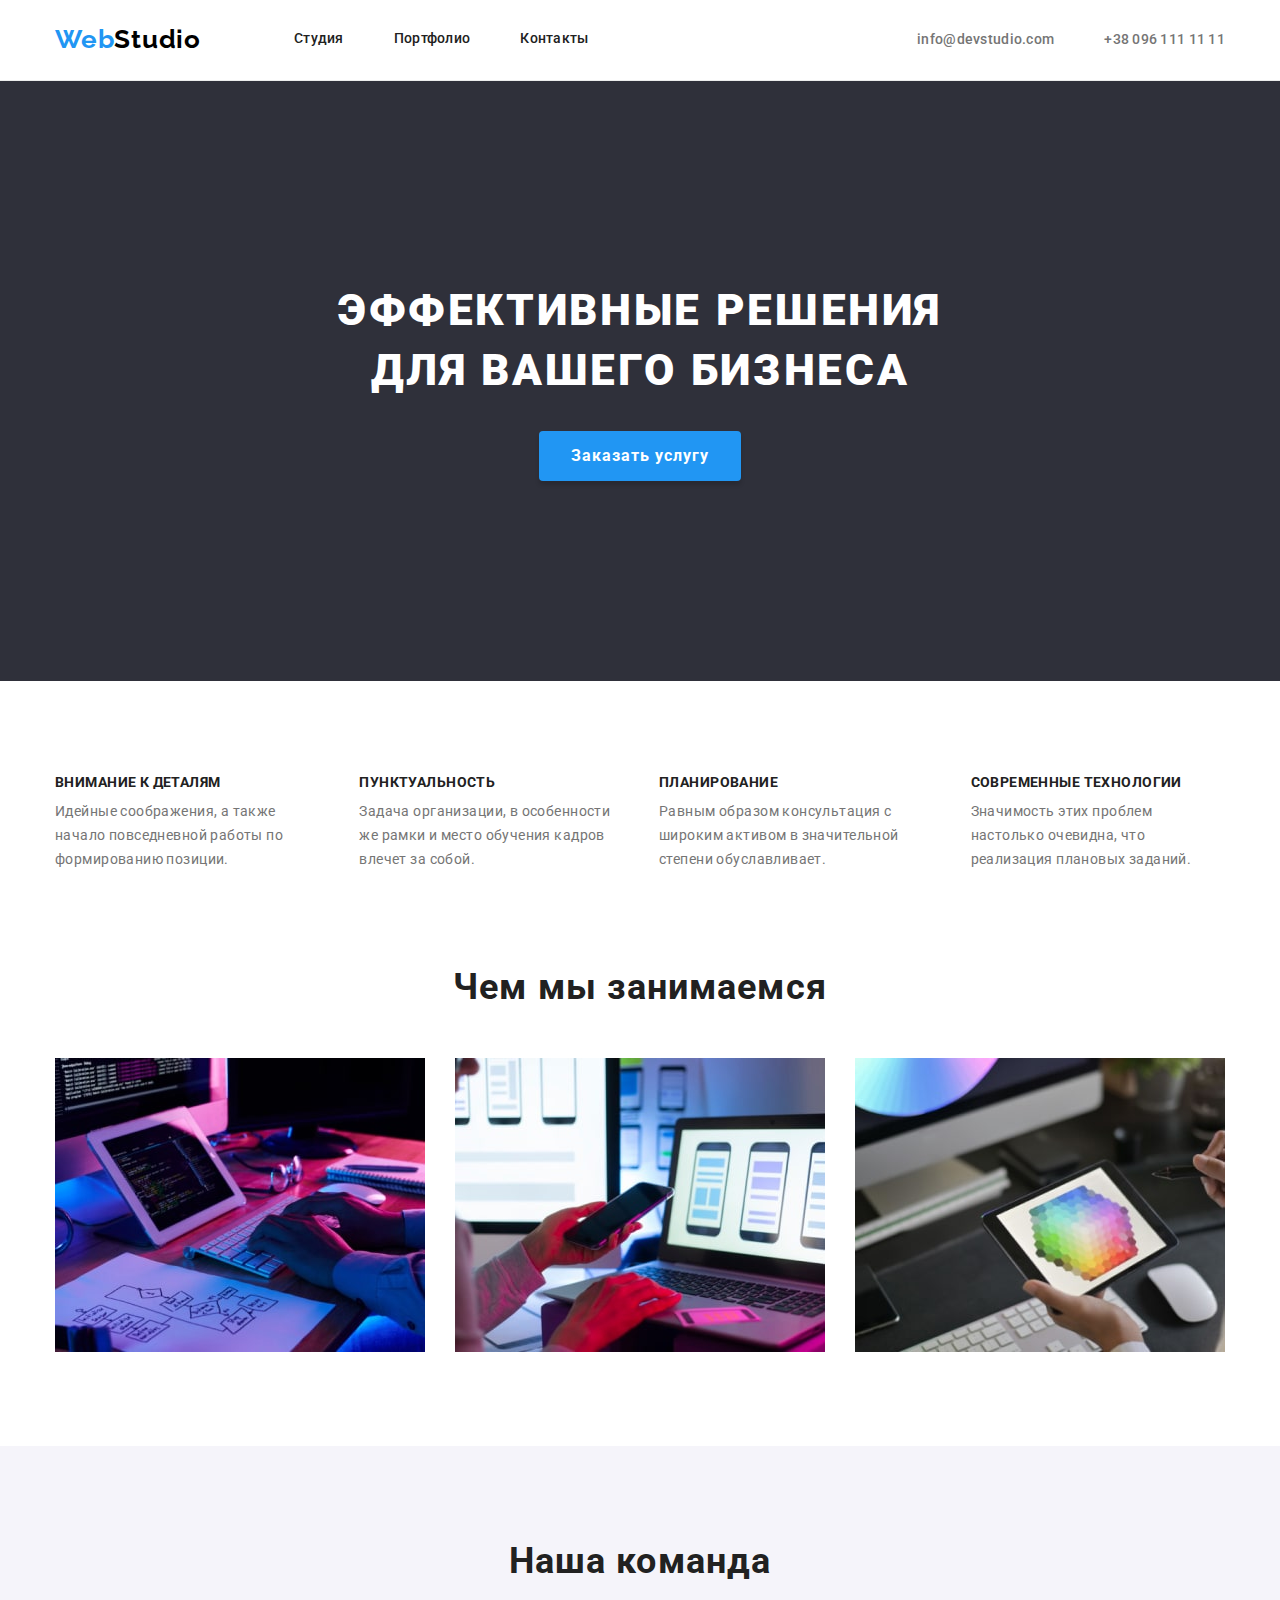
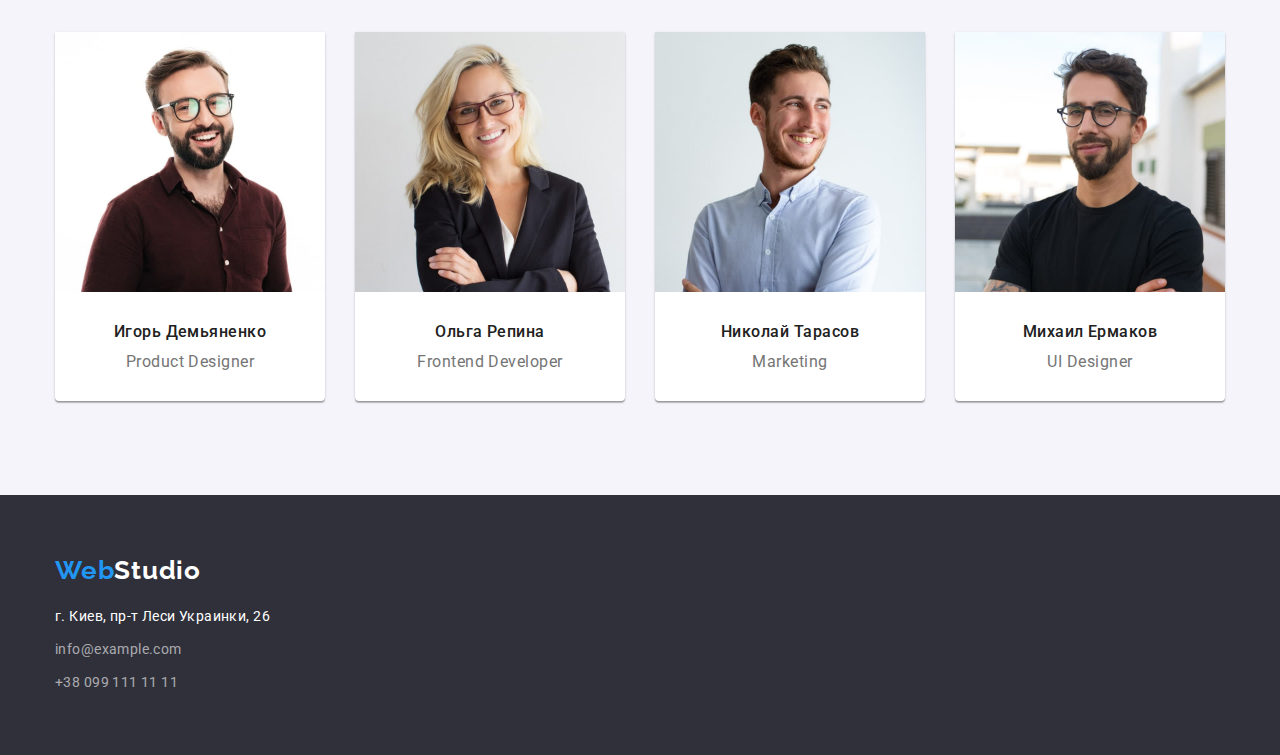
<file: index.html>
<!DOCTYPE html>
<html lang="ru">
  <head>
    <meta charset="UTF-8" />
    <meta http-equiv="X-UA-Compatible" content="IE=edge" />
    <meta name="viewport" content="width=device-width, initial-scale=1.0" />
    <title>WebStudio</title>
    <link rel="preconnect" href="https://fonts.googleapis.com" />
    <link rel="preconnect" href="https://fonts.gstatic.com" crossorigin />
    <link
      href="https://fonts.googleapis.com/css2?family=Raleway:wght@700&family=Roboto:wght@400;500;700;900&display=swap"
      rel="stylesheet"
    />
    <link
      rel="stylesheet"
      href="https://cdnjs.cloudflare.com/ajax/libs/modern-normalize/1.1.0/modern-normalize.min.css"
    />
    <link rel="stylesheet" type="text/css" href="./css/styles.css" />
  </head>

  <body>
    <header class="header">
      <div class="container header-container">
        <a class="logo" lang="en" href="./index.html"
          >Web<span class="header-logo">Studio</span></a
        >
        <nav>
          <ul class="nav-list">
            <li class="nav-item">
              <a class="nav-link current" href="./index.html">Студия</a>
            </li>
            <li class="nav-item">
              <a class="nav-link" href="./portfolio.html">Портфолио</a>
            </li>
            <li class="nav-item">
              <a class="nav-link" href="">Контакты</a>
            </li>
          </ul>
        </nav>
        <ul class="contact-list">
          <li class="contact-item">
            <a class="contact-link" href="mailto:info@devstudio.com"
              >info@devstudio.com</a
            >
          </li>
          <li class="contact-item">
            <a class="contact-link" href="tel:+38096111111"
              >+38 096 111 11 11</a
            >
          </li>
        </ul>
      </div>
    </header>
    <main>
      <section class="hero">
        <div class="container">
          <h1 class="hero-title">
            Эффективные решения <br />
            для вашего бизнеса
          </h1>
          <button type="button" class="hero-button">Заказать услугу</button>
        </div>
      </section>
      <section class="section advantages">
        <div class="container">
          <ul class="advantages-list">
            <li class="advantages-item">
              <h2 class="advantages-title">Внимание к деталям</h2>
              <p class="advantages-text">
                Идейные соображения, а также начало&nbsp;повседневной работы по
                формированию позиции.
              </p>
            </li>
            <li class="advantages-item">
              <h2 class="advantages-title">Пунктуальность</h2>
              <p class="advantages-text">
                Задача организации, в особенности же&nbsp;рамки и место обучения
                кадров влечет за собой.
              </p>
            </li>
            <li class="advantages-item">
              <h2 class="advantages-title">Планирование</h2>
              <p class="advantages-text">
                Равным образом консультация с широким активом в значительной
                степени обуславливает.
              </p>
            </li>
            <li class="advantages-item">
              <h2 class="advantages-title">Современные технологии</h2>
              <p class="advantages-text">
                Значимость этих проблем настолько очевидна, что реализация
                плановых заданий.
              </p>
            </li>
          </ul>
        </div>
      </section>
      <section class="section work">
        <div class="container">
          <h2 class="work-title">Чем мы занимаемся</h2>
          <ul class="">
            <li class="work-item">
              <img
                src="./images/coding.jpg"
                alt="coding"
                width="370"
                height="294"
              />
            </li>
            <li class="work-item">
              <img
                src="./images/marketing.jpg"
                alt="marketing"
                width="370"
                height="294"
              />
            </li>
            <li class="work-item">
              <img
                src="./images/desing.jpg"
                alt="desing"
                width="370"
                height="294"
              />
            </li>
          </ul>
        </div>
      </section>
      <section class="section team">
        <div class="container">
          <h2 class="team-title">Наша команда</h2>
          <ul class="team-list">
            <li class="team-card">
              <img
                src="./images/team/product.jpg"
                alt="Игорь Демьяненко"
                width="270"
                height="260"
              />
              <div class="photo-signature">
                <h3 class="name">Игорь Демьяненко</h3>
                <p class="team-text" lang="en">Product Designer</p>
              </div>
            </li>
            <li class="team-card">
              <img
                src="./images/team/developer.jpg"
                alt="Ольга Репина"
                width="270"
                height="260"
              />
              <div class="photo-signature">
                <h3 class="name">Ольга Репина</h3>
                <p class="team-text" lang="en">Frontend Developer</p>
              </div>
            </li>
            <li class="team-card">
              <img
                src="./images/team/marketing.jpg"
                alt="Николай Тарасов"
                width="270"
                height="260"
              />
              <div class="photo-signature">
                <h3 class="name">Николай Тарасов</h3>
                <p class="team-text" lang="en">Marketing</p>
              </div>
            </li>
            <li class="team-card">
              <img
                src="./images/team/designer.jpg"
                alt="Михаил Ермаков"
                width="270"
                height="260"
              />
              <div class="photo-signature">
                <h3 class="name">Михаил Ермаков</h3>
                <p class="team-text" lang="en">UI Designer</p>
              </div>
            </li>
          </ul>
        </div>
      </section>
    </main>
    <footer class="footer">
      <div class="container">
        <a class="logo" lang="en" href="./index.html"
          >Web<span class="footer-logo">Studio</span></a
        >
        <address class="address">
          <ul class="address-list">
            <li class="footer-item">
              <a
                class="footer-addres-link"
                href="https://goo.gl/maps/MXfDyZYe7NuaeCFu9"
                target="_blank"
                rel="noopener noreferrer"
                >г. Киев, пр-т Леси Украинки, 26</a
              >
            </li>
            <li class="footer-item">
              <a class="footer-contact" href="mailto:info@example.com"
                >info@example.com</a
              >
            </li>
            <li class="footer-item">
              <a class="footer-contact" href="tel:+380991111111"
                >+38 099 111 11 11</a
              >
            </li>
          </ul>
        </address>
      </div>
    </footer>
  </body>
</html>
</file>
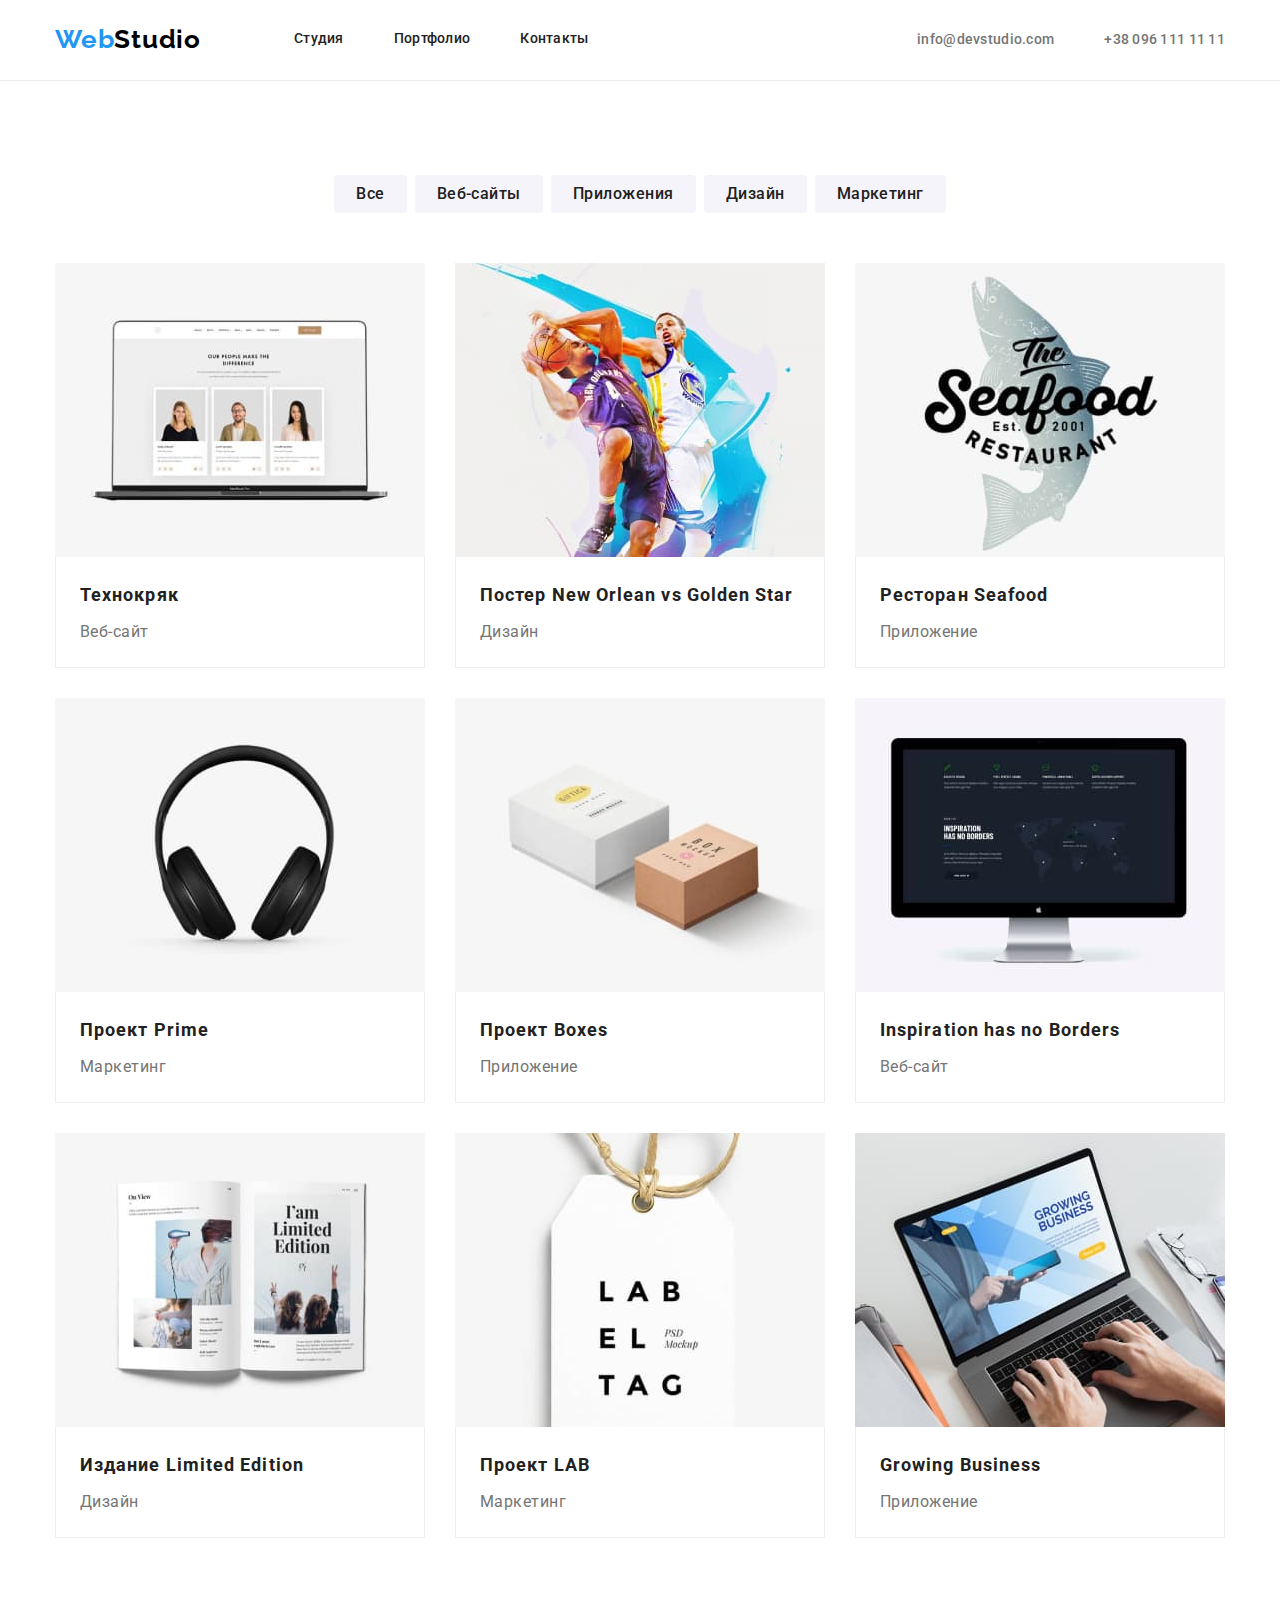
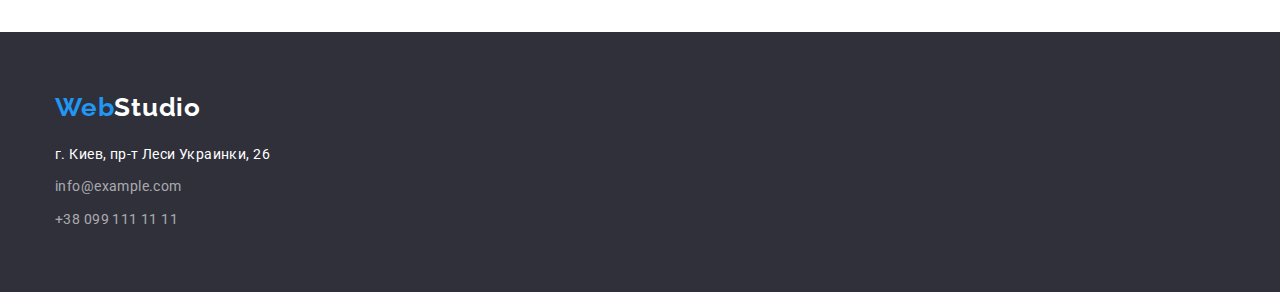
<file: portfolio.html>
<!DOCTYPE html>
<html lang="ru">
  <head>
    <meta charset="UTF-8" />
    <meta http-equiv="X-UA-Compatible" content="IE=edge" />
    <meta name="viewport" content="width=device-width, initial-scale=1.0" />
    <title>Portfolio</title>
    <link rel="preconnect" href="https://fonts.googleapis.com" />
    <link rel="preconnect" href="https://fonts.gstatic.com" crossorigin />
    <link
      href="https://fonts.googleapis.com/css2?family=Raleway:wght@700&family=Roboto:wght@400;500;700;900&display=swap"
      rel="stylesheet"
    />
    <link
      rel="stylesheet"
      href="https://cdnjs.cloudflare.com/ajax/libs/modern-normalize/1.1.0/modern-normalize.min.css"
    />
    <link rel="stylesheet" type="text/css" href="./css/styles.css" />
  </head>

  <body>
    <header class="header">
      <div class="container header-container">
        <a class="logo" lang="en" href="./index.html"
          >Web<span class="header-logo">Studio</span></a
        >
        <nav>
          <ul class="nav-list">
            <li class="nav-item">
              <a class="nav-link" href="./index.html">Студия</a>
            </li>
            <li class="nav-item">
              <a class="nav-link current" href="./portfolio.html">Портфолио</a>
            </li>
            <li class="nav-item">
              <a class="nav-link" href="">Контакты</a>
            </li>
          </ul>
        </nav>
        <ul class="contact-list">
          <li class="contact-item">
            <a class="contact-link" href="mailto:info@devstudio.com"
              >info@devstudio.com</a
            >
          </li>
          <li class="contact-item">
            <a class="contact-link" href="tel:+38096111111"
              >+38 096 111 11 11</a
            >
          </li>
        </ul>
      </div>
    </header>
    <main class="portfolio">
      <section class="section">
        <div class="container">
          <h1 class="visually-hidden">Портфолио</h1>
          <ul class="filter">
            <li class="filter-item">
              <button type="button" class="filter-button">Все</button>
            </li>
            <li class="filter-item">
              <button type="button" class="filter-button">Веб-сайты</button>
            </li>
            <li class="filter-item">
              <button type="button" class="filter-button">Приложения</button>
            </li>
            <li class="filter-item">
              <button type="button" class="filter-button">Дизайн</button>
            </li>
            <li class="filter-item">
              <button type="button" class="filter-button">Маркетинг</button>
            </li>
          </ul>
          <ul class="gallery">
            <li class="gallery-item">
              <a href="">
                <img
                  class="gallery-img"
                  src="./images/portfolio/gallery-img-1.jpg"
                  alt="Технокряк"
                  width="370"
                  height="294"
                />
                <div class="gallery-div">
                  <h2 class="gallery-name">Технокряк</h2>
                  <p class="gallery-text">Веб-сайт</p>
                </div>
              </a>
            </li>
            <li class="gallery-item">
              <a href="">
                <img
                  class="gallery-img"
                  src="./images/portfolio/gallery-img-2.jpg"
                  alt="Постер New Orlean vs Golden Sta"
                  width="370"
                  height="294"
                />
                <div class="gallery-div">
                  <h2 class="gallery-name">Постер New Orlean vs Golden Star</h2>
                  <p class="gallery-text">Дизайн</p>
                </div>
              </a>
            </li>
            <li class="gallery-item">
              <a href="">
                <img
                  class="gallery-img"
                  src="./images/portfolio/gallery-img-3.jpg"
                  alt="Ресторан Seafood"
                  width="370"
                  height="294"
                />
                <div class="gallery-div">
                  <h2 class="gallery-name">Ресторан Seafood</h2>
                  <p class="gallery-text">Приложение</p>
                </div>
              </a>
            </li>
            <li class="gallery-item">
              <a href="">
                <img
                  class="gallery-img"
                  src="./images/portfolio/gallery-img-4.jpg"
                  alt="Проект Prime"
                  width="370"
                  height="294"
                />
                <div class="gallery-div">
                  <h2 class="gallery-name">Проект Prime</h2>
                  <p class="gallery-text">Маркетинг</p>
                </div>
              </a>
            </li>
            <li class="gallery-item">
              <a href="">
                <img
                  class="gallery-img"
                  src="./images/portfolio/gallery-img-5.jpg"
                  alt="Проект Boxes"
                  width="370"
                  height="294"
                />
                <div class="gallery-div">
                  <h2 class="gallery-name">Проект Boxes</h2>
                  <p class="gallery-text">Приложение</p>
                </div>
              </a>
            </li>
            <li class="gallery-item">
              <a href="">
                <img
                  class="gallery-img"
                  src="./images/portfolio/gallery-img-6.jpg"
                  alt="Inspiration has no Borders"
                  width="370"
                  height="294"
                />
                <div class="gallery-div">
                  <h2 class="gallery-name">Inspiration has no Borders</h2>
                  <p class="gallery-text">Веб-сайт</p>
                </div>
              </a>
            </li>
            <li class="gallery-item">
              <a href="">
                <img
                  class="gallery-img"
                  src="./images/portfolio/gallery-img-7.jpg"
                  alt="Издание Limited Edition"
                  width="370"
                  height="294"
                />
                <div class="gallery-div">
                  <h2 class="gallery-name">Издание Limited Edition</h2>
                  <p class="gallery-text">Дизайн</p>
                </div>
              </a>
            </li>
            <li class="gallery-item">
              <a href="">
                <img
                  class="gallery-img"
                  src="./images/portfolio/gallery-img-8.jpg"
                  alt="Проект LAB"
                  width="370"
                  height="294"
                />
                <div class="gallery-div">
                  <h2 class="gallery-name">Проект LAB</h2>
                  <p class="gallery-text">Маркетинг</p>
                </div>
              </a>
            </li>
            <li class="gallery-item">
              <a href="">
                <img
                  class="gallery-img"
                  src="./images/portfolio/gallery-img-9.jpg"
                  alt="Growing Business"
                  width="370"
                  height="294"
                />
                <div class="gallery-div">
                  <h2 class="gallery-name">Growing Business</h2>
                  <p class="gallery-text">Приложение</p>
                </div>
              </a>
            </li>
          </ul>
        </div>
      </section>
    </main>
    <footer class="footer">
      <div class="container">
        <a class="logo" lang="en" href="./index.html"
          >Web<span class="footer-logo">Studio</span></a
        >
        <address class="address">
          <ul class="address-list">
            <li class="footer-item">
              <a
                class="footer-addres-link"
                href="https://goo.gl/maps/MXfDyZYe7NuaeCFu9"
                target="_blank"
                rel="noopener noreferrer"
                >г. Киев, пр-т Леси Украинки, 26</a
              >
            </li>
            <li class="footer-item">
              <a class="footer-contact" href="mailto:info@example.com"
                >info@example.com</a
              >
            </li>
            <li class="footer-item">
              <a class="footer-contact" href="tel:+380991111111"
                >+38 099 111 11 11</a
              >
            </li>
          </ul>
        </address>
      </div>
    </footer>
  </body>
</html>
</file>
<file: css/styles.css>
/* -------------global------------- */

:root {
  --main-background-color: #ffffff;
  --second-background-color: #2f303a;
  --logo-color: #2196f3;
  --header-second-logo-color: #000000;
  --footer-second-logo-color: #ffffff;
  --main-title-color: #ffffff;
  --second-title-color: #212121;
  --main-text-color: #757575;
  --accent-color: #2196f3;
  --navigation-link-color: #212121;
  --contact-link-color: #757575;
  --button-background-color: #f5f4fa;
  --button-text-color: #212121;
  --accent-button-background-color: #2196f3;
  --accent-button-text-color: #ffffff;
}

body {
  font-family: "Roboto", sans-serif;
  background-color: var(--main-background-color);
  color: var(--main-text-color);
}

h1,
h2,
h3,
p {
  text-decoration: none;
  margin: 0;
  padding: 0;
}

img {
  display: block;
  width: 100%;
  height: auto;
}

ul,
li {
  list-style: none;
  margin: 0;
  padding: 0;
}

ul {
  display: flex;
}

a {
  text-decoration: none;
}

.visually-hidden {
  position: absolute;
  width: 1px;
  height: 1px;
  margin: -1px;
  padding: 0;
  overflow: hidden;
  border: 0;
  clip: rect(0 0 0 0);
}

.section {
  padding-top: 94px;
  padding-bottom: 94px;
}

.container {
  width: 1200px;
  margin: 0 auto;
  padding-left: 15px;
  padding-right: 15px;
}

/* -------------header------------- */

.header {
  padding-top: 24px;
  padding-bottom: 25px;
  border-bottom: 1px solid #ececec;
}

.header-container {
  display: flex;
  align-items: center;
}

.logo {
  font-family: Raleway;
  font-weight: 700;
  font-size: 26px;
  line-height: 1.19;
  letter-spacing: 0.03em;
  color: var(--logo-color);
}

.header-logo {
  color: var(--header-second-logo-color);
  margin-right: 93px;
}

.nav-item:not(:first-child),
.contact-item:not(:first-child) {
  margin-left: 50px;
}

.nav-link,
.contact-link {
  padding: 20px 0;
}

.nav-link:-webkit-any-link {
  color: var(--navigation-link-color);
}

.contact-link:-webkit-any-link {
  color: var(--contact-link-color);
}

.nav-item {
  font-weight: 500;
  font-size: 14px;
  line-height: 1.14;
  letter-spacing: 0.02em;
  color: var(--navigation-link-color);
}

.current {
  color: var(--accent-color);
}

.contact-link {
  font-weight: 500;
  font-size: 14px;
  line-height: 1.14;
  letter-spacing: 0.02em;
  color: var(--contact-link-color);
}

.nav-link:focus,
.nav-link:hover {
  color: var(--accent-color);
}

.contact-list {
  margin-left: auto;
}

.contact-link:hover,
.contact-link:focus {
  color: var(--accent-color);
}

/* --------------section hero------------- */

.hero {
  background-color: var(--second-background-color);
  padding-top: 200px;
  padding-bottom: 200px;
}

.hero-title {
  font-weight: 900;
  font-size: 44px;
  line-height: 1.36;
  letter-spacing: 0.06em;
  color: var(--main-title-color);

  text-align: center;
  letter-spacing: 0.06em;
  text-transform: uppercase;

  margin-bottom: 30px;
}

.hero-button {
  font-weight: bold;
  font-size: 16px;
  line-height: 1.87;
  align-items: center;
  text-align: center;
  letter-spacing: 0.06em;
  color: var(--main-title-color);
  background-color: #2196f3;
  box-shadow: 0px 4px 4px rgba(0, 0, 0, 0.15);
  border-radius: 4px;
  border: transparent;

  margin: 0 auto;
  padding: 10px 32px;

  display: flex;
}

.hero-button:focus,
.hero-button:hover {
  cursor: pointer;
}

/* --------------section advatages------------- */

.advantages {
  padding-bottom: 0;
}

.advantages-item:not(:first-child) {
  margin-left: 30px;
}

.advantages-title {
  font-weight: 700;
  font-size: 14px;
  line-height: 1.14;
  letter-spacing: 0.03em;
  text-transform: uppercase;
  color: var(--second-title-color);

  margin-bottom: 10px;
}

.advantages-text {
  font-size: 14px;
  line-height: 1.71;
  letter-spacing: 0.03em;
  color: var(--main-text-color);
}

/* --------------section work------------- */

.work-item:not(:first-child) {
  margin-left: 30px;
}

.work-title {
  font-weight: 700;
  font-size: 36px;
  line-height: 1.17;
  letter-spacing: 0.03em;
  color: var(--second-title-color);
  text-align: center;

  margin-bottom: 50px;
}

/* --------------section team------------- */

.team {
  background-color: #f5f4fa;
}

.team-card:not(:first-child) {
  margin-left: 30px;
}

.team-card {
  background: #ffffff;
  box-shadow: 0px 1px 3px rgba(0, 0, 0, 0.12), 0px 1px 1px rgba(0, 0, 0, 0.14),
    0px 2px 1px rgba(0, 0, 0, 0.2);
  border-radius: 0px 0px 4px 4px;
}

.team-title {
  font-weight: 700;
  font-size: 36px;
  line-height: 1.17;
  letter-spacing: 0.03em;
  color: var(--second-title-color);
  text-align: center;

  margin-bottom: 50px;
}

.photo-signature {
  padding-top: 30px;
  padding-bottom: 30px;
}

.name {
  font-weight: 500;
  font-size: 16px;
  line-height: 1.19;
  text-align: center;
  letter-spacing: 0.03em;
  color: var(--second-title-color);

  margin-bottom: 10px;
}

.team-text {
  font-size: 16px;
  line-height: 1.19;
  text-align: center;
  letter-spacing: 0.03em;
  color: var(--main-text-color);
}

/* --------------footer------------- */

.footer {
  background-color: var(--second-background-color);

  padding-top: 60px;
  padding-bottom: 60px;
}

.footer-logo {
  color: var(--footer-second-logo-color);
}

.address {
  margin-top: 20px;
}

.address-list {
  display: block;
}

.footer-addres-link {
  font-style: normal;
  font-size: 14px;
  line-height: 1.71;
  letter-spacing: 0.03em;
  color: #ffffff;
}

.footer-contact {
  font-style: normal;
  font-size: 14px;
  line-height: 1.71;
  letter-spacing: 0.03em;
  color: rgba(255, 255, 255, 0.6);
}

.footer-item:not(:last-child) {
  margin-bottom: 9px;
}

/* --------------portfolio------------- */

.filter {
  margin-bottom: 50px;

  justify-content: center;
}

.filter-item:not(:first-child) {
  margin-left: 8px;
}

.filter-button {
  font-family: Roboto;
  font-weight: 500;
  font-size: 16px;
  line-height: 1.62;
  text-align: center;
  letter-spacing: 0.03em;
  color: #212121;

  background: #f5f4fa;
  border-radius: 4px;
  border: transparent;

  padding: 6px 22px;
}

.filter-button:focus,
.filter-button:hover {
  background-color: var(--accent-button-background-color);
  color: var(--accent-button-text-color);
  cursor: pointer;
}

.gallery {
  flex-wrap: wrap;
  justify-content: space-between;
}

.gallery-item:nth-last-child(n + 4) {
  margin-bottom: 30px;
}

.gallery-div {
  border-left: 1px solid #eeeeee;
  border-bottom: 1px solid #eeeeee;
  border-right: 1px solid #eeeeee;
  box-sizing: border-box;

  padding: 20px 24px;
}

.gallery-name {
  font-size: 18px;
  line-height: 2;
  letter-spacing: 0.06em;
  color: var(--second-title-color);

  margin-bottom: 4px;
}

.gallery-text {
  font-size: 16px;
  line-height: 1.87;
  letter-spacing: 0.03em;
  color: var(--main-text-color);
}
</file>
